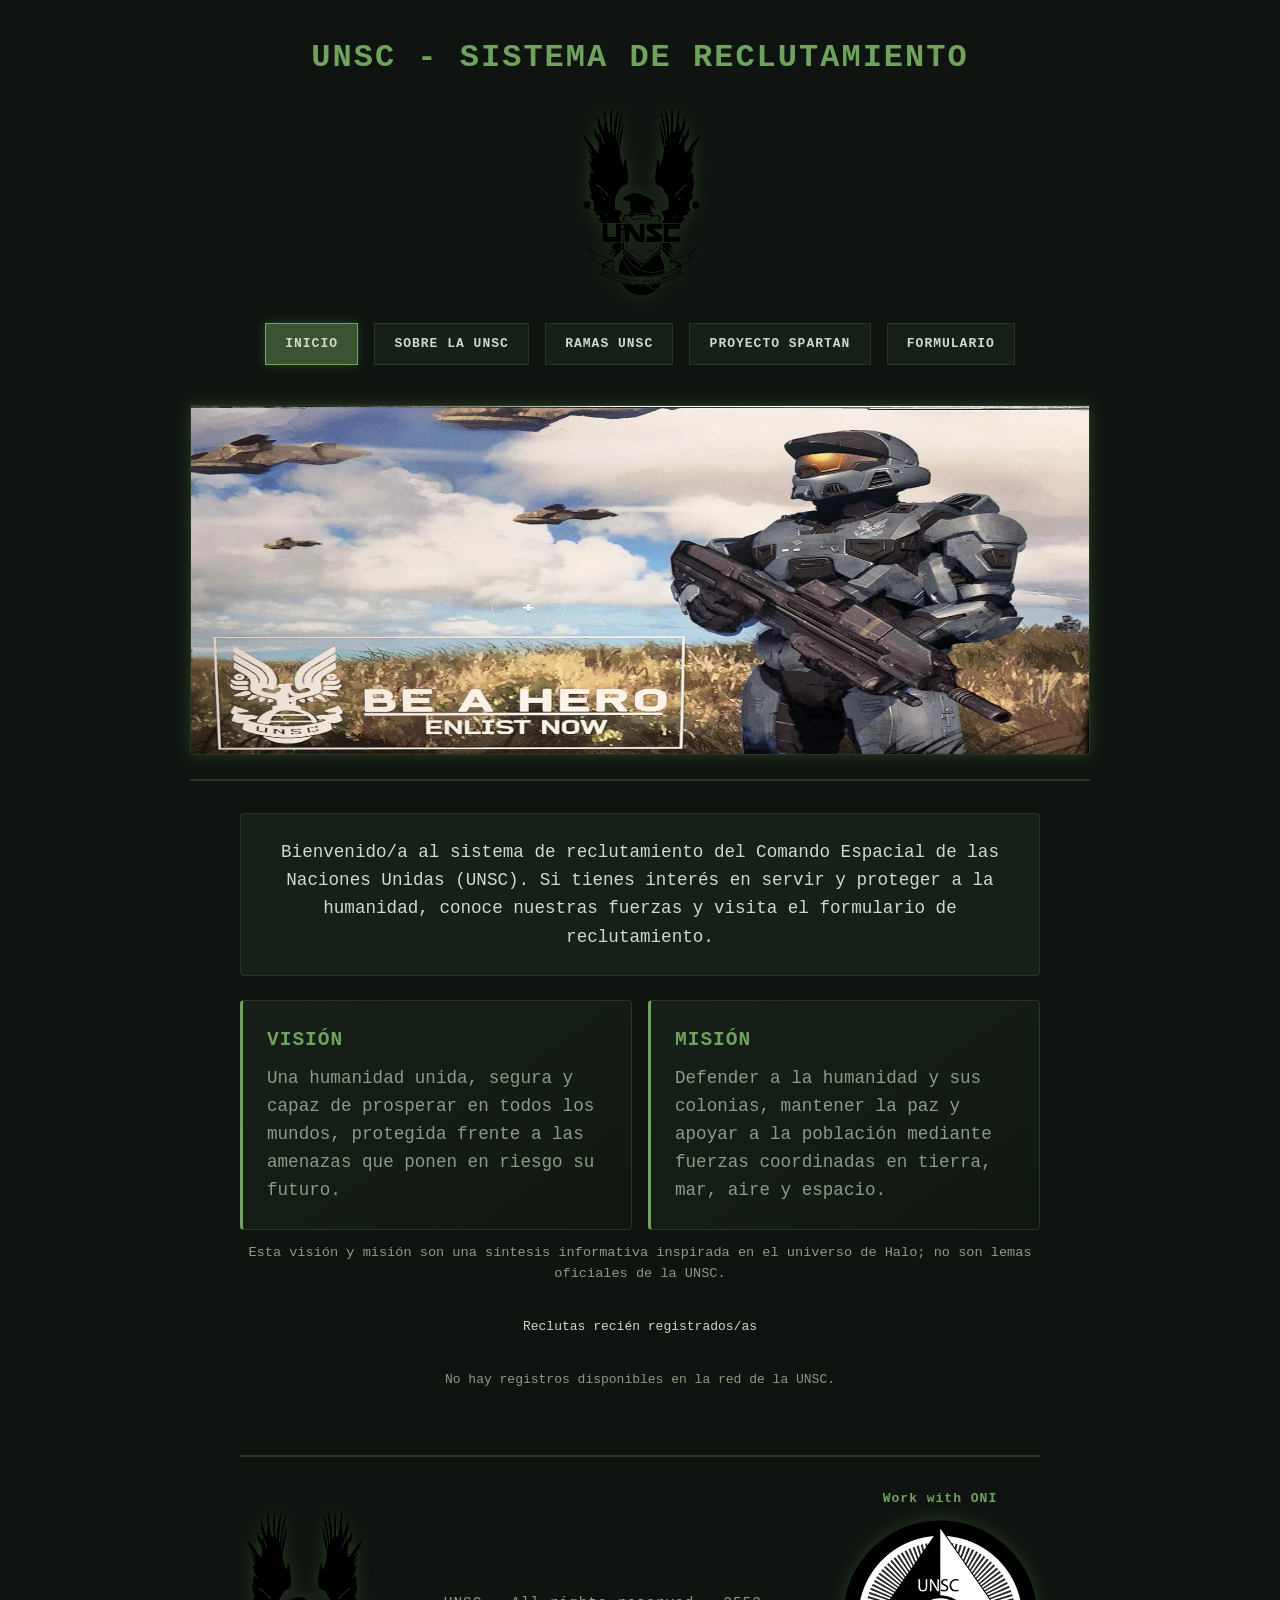
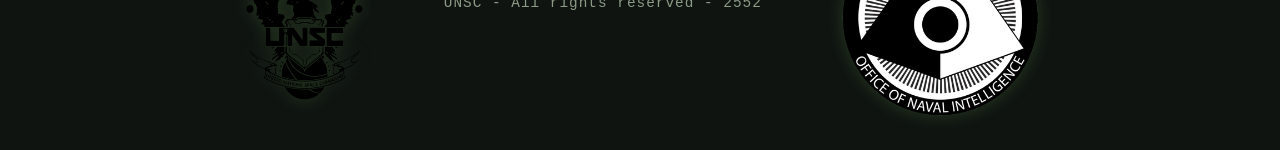
<file: index.html>
<!DOCTYPE html>
<html lang="es">

<head>
    <meta charset="UTF-8">
    <meta name="viewport" content="width=device-width, initial-scale=1.0">
    <link rel="stylesheet" href="./style.css">
    <link rel="stylesheet" href="./inicio.css">
    <title>UNSC | Inicio</title>
</head>

<body>
    <header>
        <div id="recruit_head1">
            <h1>UNSC - Sistema de Reclutamiento</h1>
            <img alt="UNSC_Logo" title="UNSC Logo" src="./UNSC_Logo.png">
        </div>
        <nav>
            <a href="./index.html" aria-current="page">Inicio</a>
            <a href="./sobre-unsc.html">Sobre la UNSC</a>
            <a href="./ramas-unsc.html">Ramas UNSC</a>
            <a href="./proyecto-spartan.html">Proyecto Spartan</a>
            <a href="http://localhost:8080/">Formulario</a>
        </nav>
        <img alt="UNSC recruitment image" title="Enlist now!" src="./heroImg.jpg">
    </header>
    <section class="unsc_content">
        <article class="unsc_content home-intro">
            <p>Bienvenido/a al sistema de reclutamiento del Comando Espacial de las Naciones Unidas (UNSC). Si tienes
                interés en servir y proteger a la humanidad, conoce nuestras fuerzas y visita el formulario de reclutamiento.</p>
        </article>
        <section class="mission-vision" aria-label="Visión y misión de la UNSC">
            <article class="mission-card">
                <h2>Visión</h2>
                <p>Una humanidad unida, segura y capaz de prosperar en todos los mundos, protegida frente a las amenazas que ponen en riesgo su futuro.</p>
            </article>
            <article class="mission-card">
                <h2>Misión</h2>
                <p>Defender a la humanidad y sus colonias, mantener la paz y apoyar a la población mediante fuerzas coordinadas en tierra, mar, aire y espacio.</p>
            </article>
        </section>
        <p class="lore-note">Esta visión y misión son una síntesis informativa inspirada en el universo de Halo; no son lemas oficiales de la UNSC.</p>
        <div id="recent">
            <p>Reclutas recién registrados/as</p>
        </div>
        <div id="api-cards-container"></div>
        <section class="unsc_content">
           </section>
        </section>
    </section>
    <footer>
        <section>
            <img alt="UNSC recruitment image" title="Enlist now!" src="./UNSC_Logo.png">
        </section>
        <section>
            <p>UNSC - All rights reserved - 2552</p>
        </section>
        <section>
            <a href="#">Work with ONI</a>
            <img alt="UNSC recruitment image" title="Enlist now!" src="./ONI.png">
        </section>
    </footer>

    <template id="recruitment-submit-template">
        <button class="recruitment-submit" type="submit">Enviar</button>
    </template>

    <template id="recruitment-result-template">
        <div id="recruitment-result" class="recruitment-result" hidden>
            <section data-result="approved" hidden>
                <h2>¡ESTADO: APTO PARA SERVIR!</h2>
                <p>
                    Recluta <strong data-candidate-name></strong>
                    (<span data-candidate-id></span>), seleccionado para:
                    <em data-branch></em>.
                </p>
                <p>Usted cumple con los estándares físicos y de edad requeridos por el Mando Espacial.</p>
                <p><strong>Debe presentarse en la oficina de reclutamiento de la UNSC más cercana que tenga para seguir el proceso.</strong></p>
            </section>
            <section data-result="rejected" hidden>
                <h2>ESTADO: NO APTO EN ESTE MOMENTO</h2>
                <p>
                    Recluta <strong data-candidate-name></strong>, su solicitud para la
                    <em data-branch></em> no ha sido aprobada por los siguientes motivos:
                </p>
                <ul class="recruitment-reasons" data-reasons></ul>
                <p><strong>Agradecemos sinceramente su interés en servir y proteger a la humanidad. ¡Manténgase firme, Soldado!</strong></p>
            </section>
            <p data-result="invalid" hidden>
                ADVERTENCIA DE LA UNSC: Por favor, complete todos los campos correctamente con valores numéricos válidos.
            </p>
        </div>
    </template>

    <template id="recruitment-reason-template">
        <li data-reason></li>
    </template>

    <template id="api-cards-empty-template">
        <p class="api-cards-empty">No hay registros disponibles en la red de la UNSC.</p>
    </template>

    <template id="api-card-template">
        <article class="api-card">
            <div class="api-card_photo">
                <img class="api-card_image" data-card-field="photo" alt="" hidden>
                <p class="api-card_photo-placeholder" data-card-field="photo-placeholder" hidden>
                    Foto no disponible
                </p>
            </div>
            <h3 class="api-card_title" data-card-field="name"></h3>
            <p class="api-card_field"><strong>ID de Registro:</strong> <span data-card-field="id"></span></p>
            <p class="api-card_field"><strong>Apellido:</strong> <span data-card-field="surname"></span></p>
            <p class="api-card_field"><strong>Edad:</strong> <span data-card-field="age"></span></p>
            <p class="api-card_field"><strong>Peso:</strong> <span data-card-field="weight"></span></p>
            <p class="api-card_field"><strong>Altura:</strong> <span data-card-field="height"></span></p>
            <p class="api-card_date" data-card-field="created-at-container" hidden>
                <strong>Fecha de Alta:</strong> <span data-card-field="created-at"></span>
            </p>
        </article>
    </template>

    <script src="manipular.js"></script>
</body>

</html>
</file>
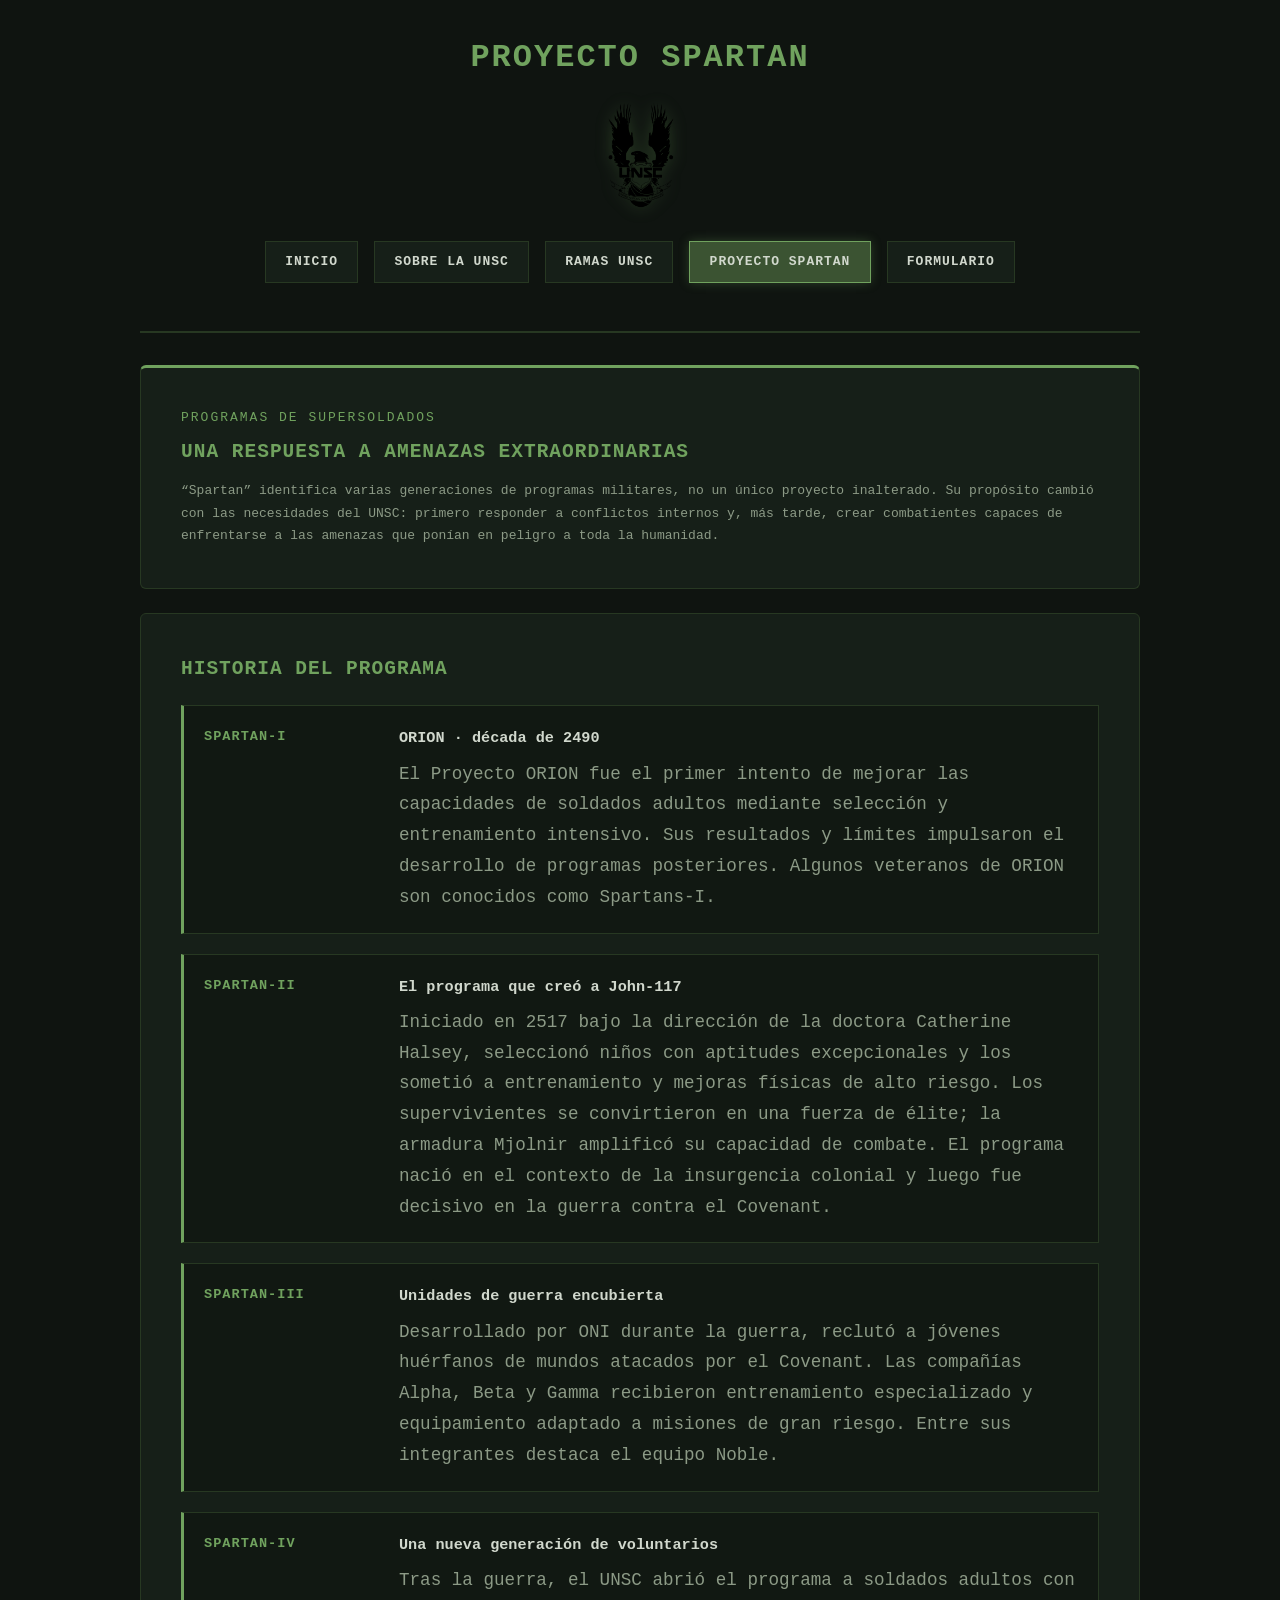
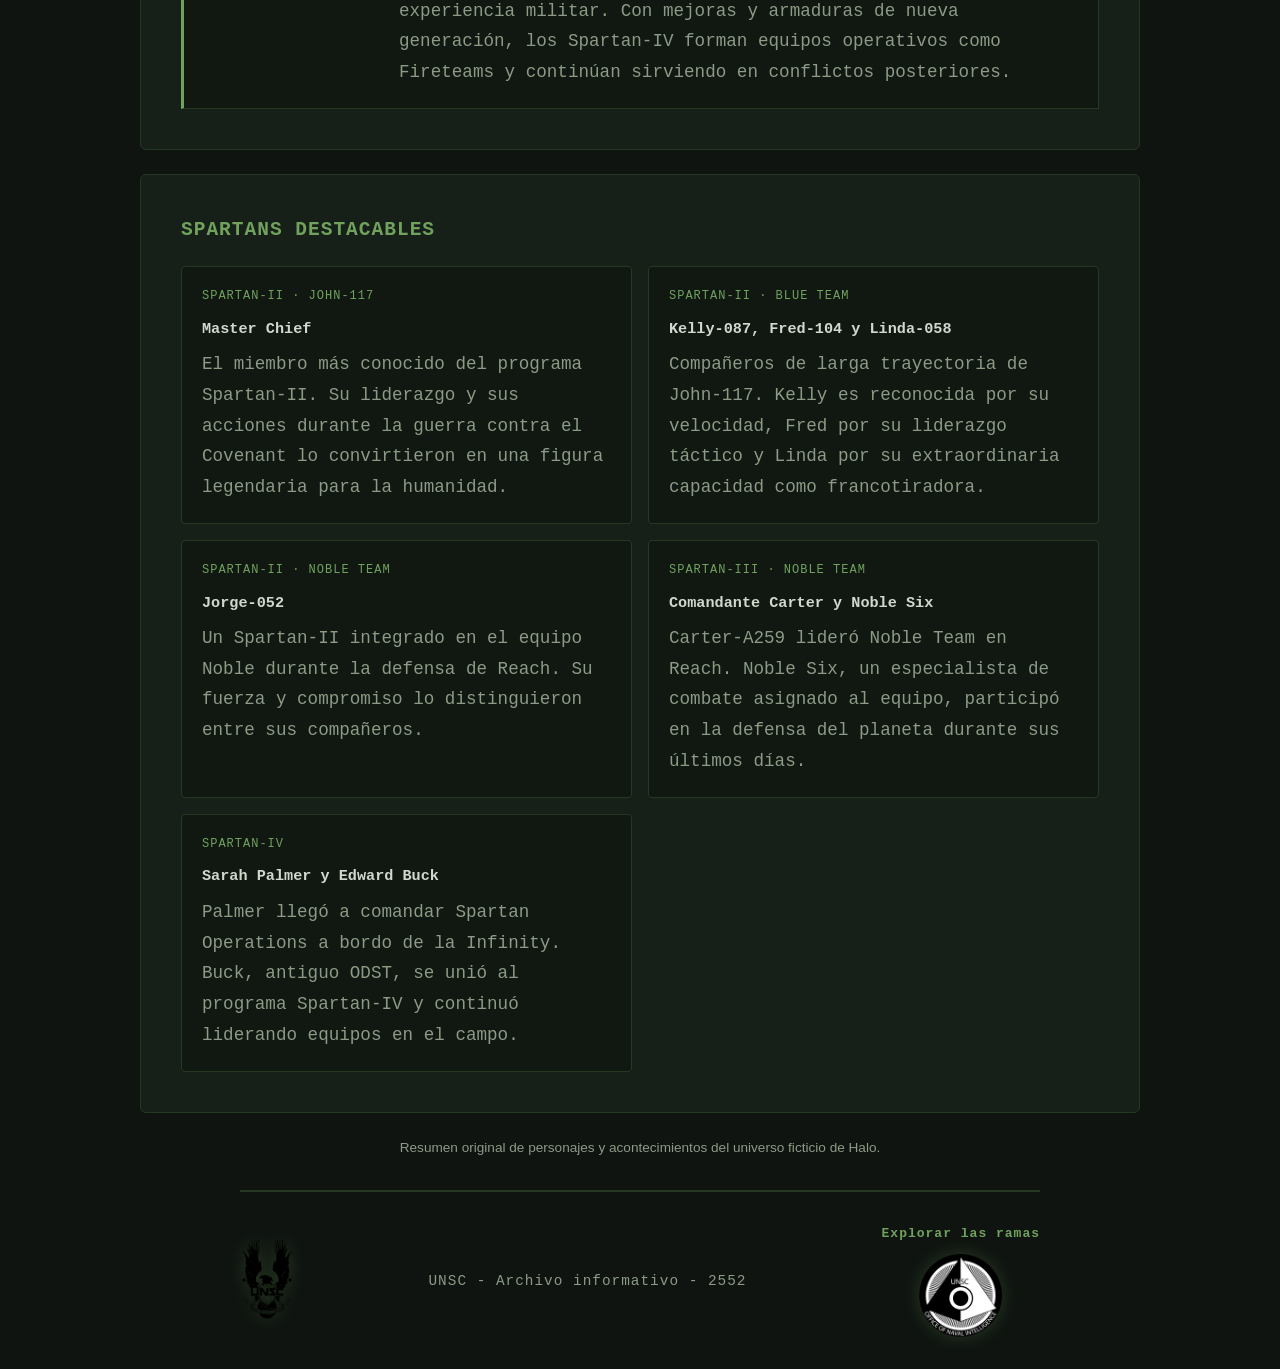
<file: proyecto-spartan.html>
<!DOCTYPE html>
<html lang="es">

<head>
    <meta charset="UTF-8">
    <meta name="viewport" content="width=device-width, initial-scale=1.0">
    <link rel="stylesheet" href="./style.css">
    <link rel="stylesheet" href="./proyecto-spartan.css">
    <title>UNSC | Proyecto Spartan</title>
</head>

<body>
    <header class="site-header">
        <div id="recruit_head1">
            <h1>Proyecto Spartan</h1>
            <a href="./index.html" aria-label="Volver al inicio">
                <img class="site-logo" alt="Emblema de la UNSC" title="UNSC" src="./UNSC_Logo.png">
            </a>
        </div>
        <nav aria-label="Navegación principal">
            <a href="./index.html">Inicio</a>
            <a href="./sobre-unsc.html">Sobre la UNSC</a>
            <a href="./ramas-unsc.html">Ramas UNSC</a>
            <a href="./proyecto-spartan.html" aria-current="page">Proyecto Spartan</a>
            <a href="http://localhost:8080/">Formulario</a>
        </nav>
    </header>

    <main class="info-page">
        <section class="page-lead">
            <p class="eyebrow">Programas de supersoldados</p>
            <h2>Una respuesta a amenazas extraordinarias</h2>
            <p>“Spartan” identifica varias generaciones de programas militares, no un único proyecto inalterado. Su propósito cambió con las necesidades del UNSC: primero responder a conflictos internos y, más tarde, crear combatientes capaces de enfrentarse a las amenazas que ponían en peligro a toda la humanidad.</p>
        </section>

        <section class="program-history" aria-labelledby="program-history-title">
            <h2 id="program-history-title">Historia del programa</h2>
            <div class="program-list">
                <article class="program-entry">
                    <span class="program-tag">SPARTAN-I</span>
                    <div>
                        <h3>ORION · década de 2490</h3>
                        <p>El Proyecto ORION fue el primer intento de mejorar las capacidades de soldados adultos mediante selección y entrenamiento intensivo. Sus resultados y límites impulsaron el desarrollo de programas posteriores. Algunos veteranos de ORION son conocidos como Spartans-I.</p>
                    </div>
                </article>
                <article class="program-entry">
                    <span class="program-tag">SPARTAN-II</span>
                    <div>
                        <h3>El programa que creó a John-117</h3>
                        <p>Iniciado en 2517 bajo la dirección de la doctora Catherine Halsey, seleccionó niños con aptitudes excepcionales y los sometió a entrenamiento y mejoras físicas de alto riesgo. Los supervivientes se convirtieron en una fuerza de élite; la armadura Mjolnir amplificó su capacidad de combate. El programa nació en el contexto de la insurgencia colonial y luego fue decisivo en la guerra contra el Covenant.</p>
                    </div>
                </article>
                <article class="program-entry">
                    <span class="program-tag">SPARTAN-III</span>
                    <div>
                        <h3>Unidades de guerra encubierta</h3>
                        <p>Desarrollado por ONI durante la guerra, reclutó a jóvenes huérfanos de mundos atacados por el Covenant. Las compañías Alpha, Beta y Gamma recibieron entrenamiento especializado y equipamiento adaptado a misiones de gran riesgo. Entre sus integrantes destaca el equipo Noble.</p>
                    </div>
                </article>
                <article class="program-entry">
                    <span class="program-tag">SPARTAN-IV</span>
                    <div>
                        <h3>Una nueva generación de voluntarios</h3>
                        <p>Tras la guerra, el UNSC abrió el programa a soldados adultos con experiencia militar. Con mejoras y armaduras de nueva generación, los Spartan-IV forman equipos operativos como Fireteams y continúan sirviendo en conflictos posteriores.</p>
                    </div>
                </article>
            </div>
        </section>

        <section class="notable-section" aria-labelledby="notable-title">
            <h2 id="notable-title">Spartans destacables</h2>
            <div class="spartan-grid">
                <article class="spartan-card">
                    <span class="spartan-class">SPARTAN-II · JOHN-117</span>
                    <h3>Master Chief</h3>
                    <p>El miembro más conocido del programa Spartan-II. Su liderazgo y sus acciones durante la guerra contra el Covenant lo convirtieron en una figura legendaria para la humanidad.</p>
                </article>
                <article class="spartan-card">
                    <span class="spartan-class">SPARTAN-II · BLUE TEAM</span>
                    <h3>Kelly-087, Fred-104 y Linda-058</h3>
                    <p>Compañeros de larga trayectoria de John-117. Kelly es reconocida por su velocidad, Fred por su liderazgo táctico y Linda por su extraordinaria capacidad como francotiradora.</p>
                </article>
                <article class="spartan-card">
                    <span class="spartan-class">SPARTAN-II · NOBLE TEAM</span>
                    <h3>Jorge-052</h3>
                    <p>Un Spartan-II integrado en el equipo Noble durante la defensa de Reach. Su fuerza y compromiso lo distinguieron entre sus compañeros.</p>
                </article>
                <article class="spartan-card">
                    <span class="spartan-class">SPARTAN-III · NOBLE TEAM</span>
                    <h3>Comandante Carter y Noble Six</h3>
                    <p>Carter-A259 lideró Noble Team en Reach. Noble Six, un especialista de combate asignado al equipo, participó en la defensa del planeta durante sus últimos días.</p>
                </article>
                <article class="spartan-card">
                    <span class="spartan-class">SPARTAN-IV</span>
                    <h3>Sarah Palmer y Edward Buck</h3>
                    <p>Palmer llegó a comandar Spartan Operations a bordo de la Infinity. Buck, antiguo ODST, se unió al programa Spartan-IV y continuó liderando equipos en el campo.</p>
                </article>
            </div>
        </section>
        <aside class="lore-note">Resumen original de personajes y acontecimientos del universo ficticio de Halo.</aside>
    </main>

    <footer>
        <section><a href="./index.html"><img alt="Emblema de la UNSC" title="UNSC" src="./UNSC_Logo.png"></a></section>
        <section><p>UNSC - Archivo informativo - 2552</p></section>
        <section><a href="./ramas-unsc.html">Explorar las ramas</a><img alt="Insignia de ONI" title="ONI" src="./ONI.png"></section>
    </footer>
</body>

</html>
</file>
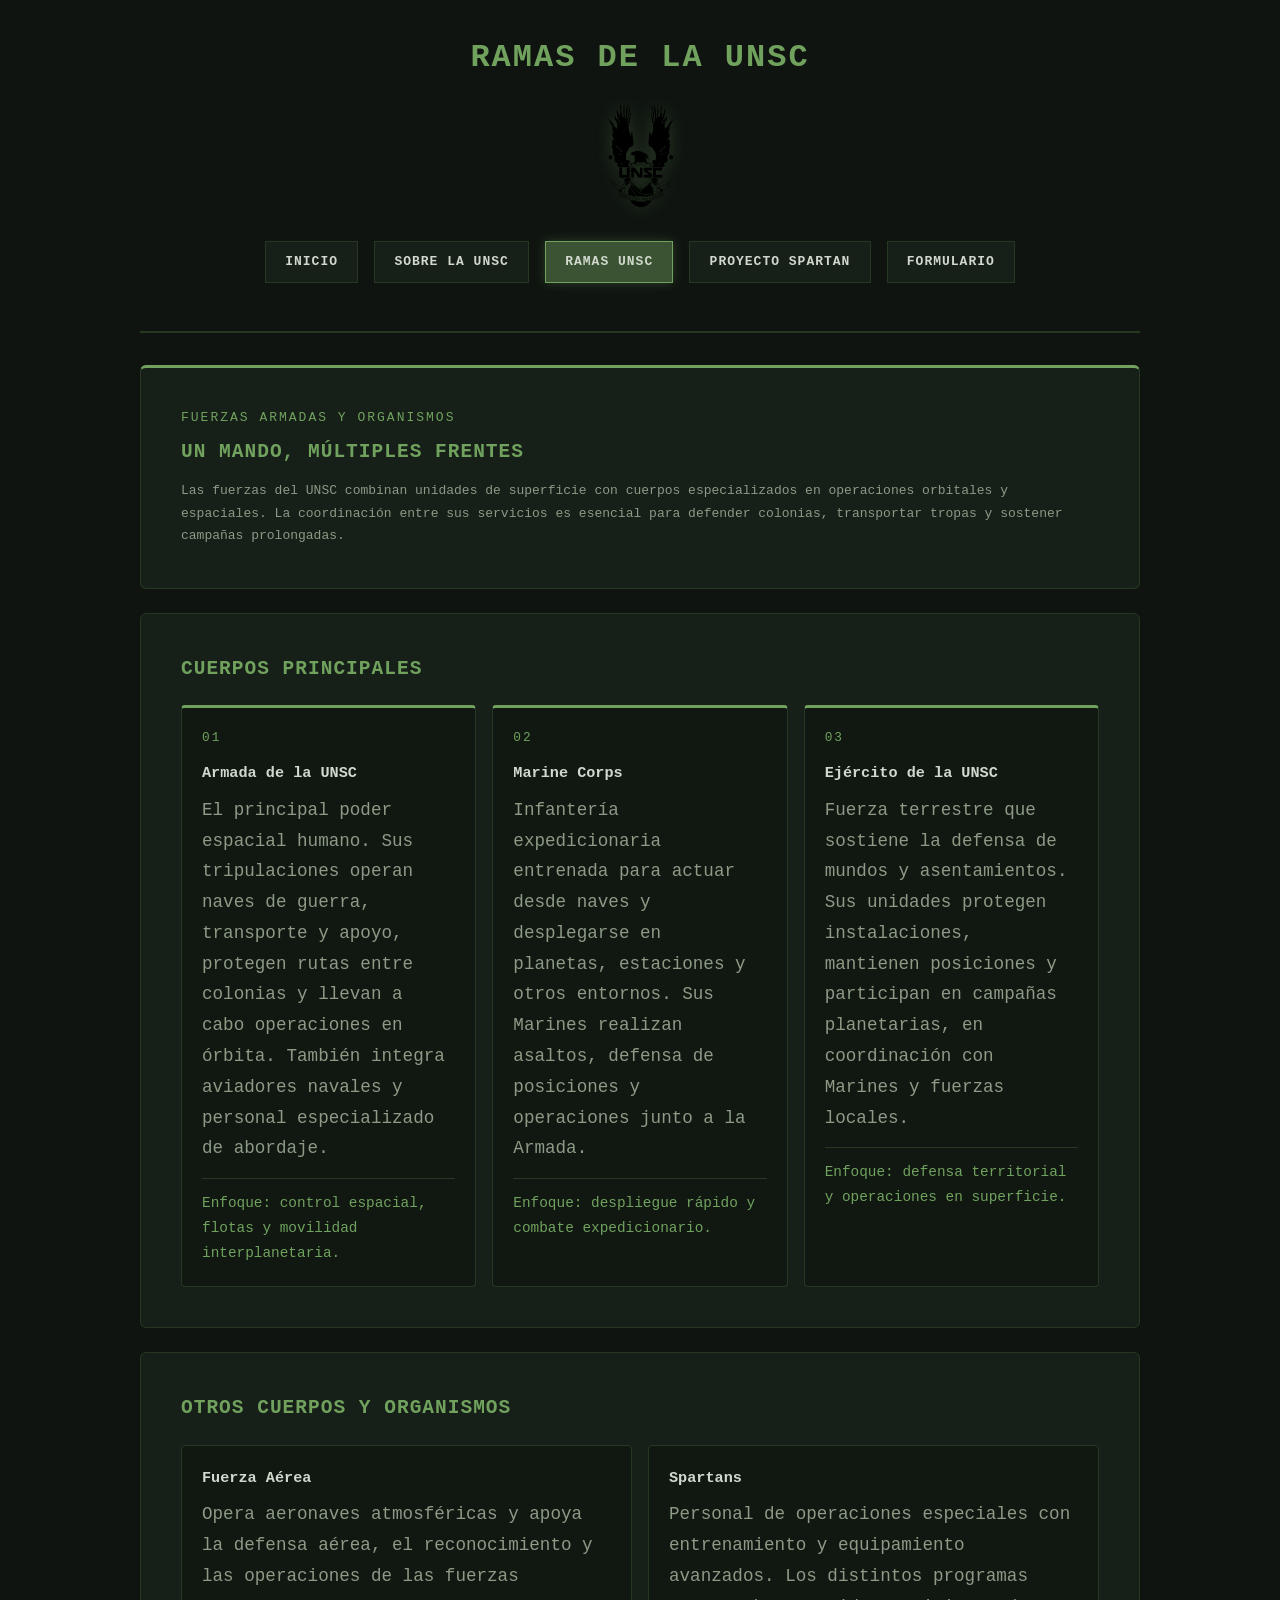
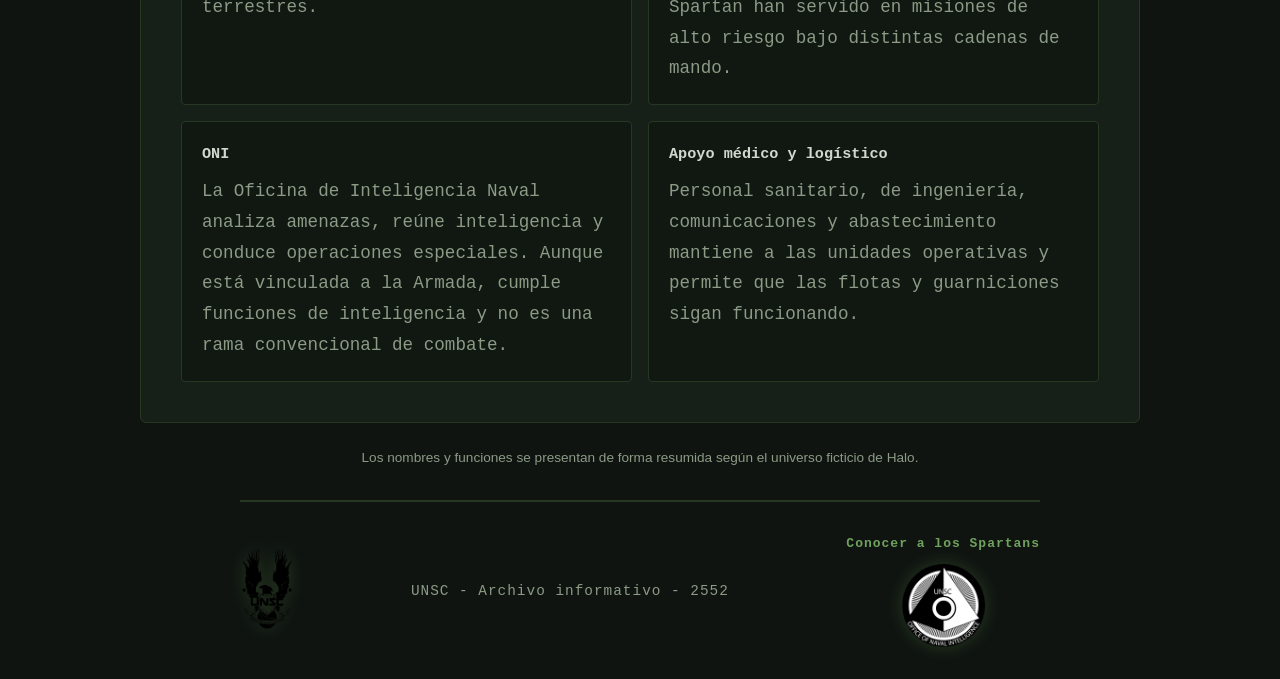
<file: ramas-unsc.html>
<!DOCTYPE html>
<html lang="es">

<head>
    <meta charset="UTF-8">
    <meta name="viewport" content="width=device-width, initial-scale=1.0">
    <link rel="stylesheet" href="./style.css">
    <link rel="stylesheet" href="./ramas-unsc.css">
    <title>UNSC | Ramas y cuerpos</title>
</head>

<body>
    <header class="site-header">
        <div id="recruit_head1">
            <h1>Ramas de la UNSC</h1>
            <a href="./index.html" aria-label="Volver al inicio">
                <img class="site-logo" alt="Emblema de la UNSC" title="UNSC" src="./UNSC_Logo.png">
            </a>
        </div>
        <nav aria-label="Navegación principal">
            <a href="./index.html">Inicio</a>
            <a href="./sobre-unsc.html">Sobre la UNSC</a>
            <a href="./ramas-unsc.html" aria-current="page">Ramas UNSC</a>
            <a href="./proyecto-spartan.html">Proyecto Spartan</a>
            <a href="http://localhost:8080/">Formulario</a>
        </nav>
    </header>

    <main class="info-page">
        <section class="page-lead">
            <p class="eyebrow">Fuerzas armadas y organismos</p>
            <h2>Un mando, múltiples frentes</h2>
            <p>Las fuerzas del UNSC combinan unidades de superficie con cuerpos especializados en operaciones orbitales y espaciales. La coordinación entre sus servicios es esencial para defender colonias, transportar tropas y sostener campañas prolongadas.</p>
        </section>

        <section class="branch-group" aria-labelledby="principal-title">
            <h2 id="principal-title">Cuerpos principales</h2>
            <div class="branch-grid">
                <article class="branch-card branch-card--featured">
                    <span class="branch-number">01</span>
                    <h3>Armada de la UNSC</h3>
                    <p>El principal poder espacial humano. Sus tripulaciones operan naves de guerra, transporte y apoyo, protegen rutas entre colonias y llevan a cabo operaciones en órbita. También integra aviadores navales y personal especializado de abordaje.</p>
                    <p class="branch-role">Enfoque: control espacial, flotas y movilidad interplanetaria.</p>
                </article>
                <article class="branch-card branch-card--featured">
                    <span class="branch-number">02</span>
                    <h3>Marine Corps</h3>
                    <p>Infantería expedicionaria entrenada para actuar desde naves y desplegarse en planetas, estaciones y otros entornos. Sus Marines realizan asaltos, defensa de posiciones y operaciones junto a la Armada.</p>
                    <p class="branch-role">Enfoque: despliegue rápido y combate expedicionario.</p>
                </article>
                <article class="branch-card branch-card--featured">
                    <span class="branch-number">03</span>
                    <h3>Ejército de la UNSC</h3>
                    <p>Fuerza terrestre que sostiene la defensa de mundos y asentamientos. Sus unidades protegen instalaciones, mantienen posiciones y participan en campañas planetarias, en coordinación con Marines y fuerzas locales.</p>
                    <p class="branch-role">Enfoque: defensa territorial y operaciones en superficie.</p>
                </article>
            </div>
        </section>

        <section class="branch-group" aria-labelledby="apoyo-title">
            <h2 id="apoyo-title">Otros cuerpos y organismos</h2>
            <div class="branch-grid branch-grid--secondary">
                <article class="branch-card">
                    <h3>Fuerza Aérea</h3>
                    <p>Opera aeronaves atmosféricas y apoya la defensa aérea, el reconocimiento y las operaciones de las fuerzas terrestres.</p>
                </article>
                <article class="branch-card">
                    <h3>Spartans</h3>
                    <p>Personal de operaciones especiales con entrenamiento y equipamiento avanzados. Los distintos programas Spartan han servido en misiones de alto riesgo bajo distintas cadenas de mando.</p>
                </article>
                <article class="branch-card">
                    <h3>ONI</h3>
                    <p>La Oficina de Inteligencia Naval analiza amenazas, reúne inteligencia y conduce operaciones especiales. Aunque está vinculada a la Armada, cumple funciones de inteligencia y no es una rama convencional de combate.</p>
                </article>
                <article class="branch-card">
                    <h3>Apoyo médico y logístico</h3>
                    <p>Personal sanitario, de ingeniería, comunicaciones y abastecimiento mantiene a las unidades operativas y permite que las flotas y guarniciones sigan funcionando.</p>
                </article>
            </div>
        </section>
        <aside class="lore-note">Los nombres y funciones se presentan de forma resumida según el universo ficticio de Halo.</aside>
    </main>

    <footer>
        <section><a href="./index.html"><img alt="Emblema de la UNSC" title="UNSC" src="./UNSC_Logo.png"></a></section>
        <section><p>UNSC - Archivo informativo - 2552</p></section>
        <section><a href="./proyecto-spartan.html">Conocer a los Spartans</a><img alt="Insignia de ONI" title="ONI" src="./ONI.png"></section>
    </footer>
</body>

</html>
</file>
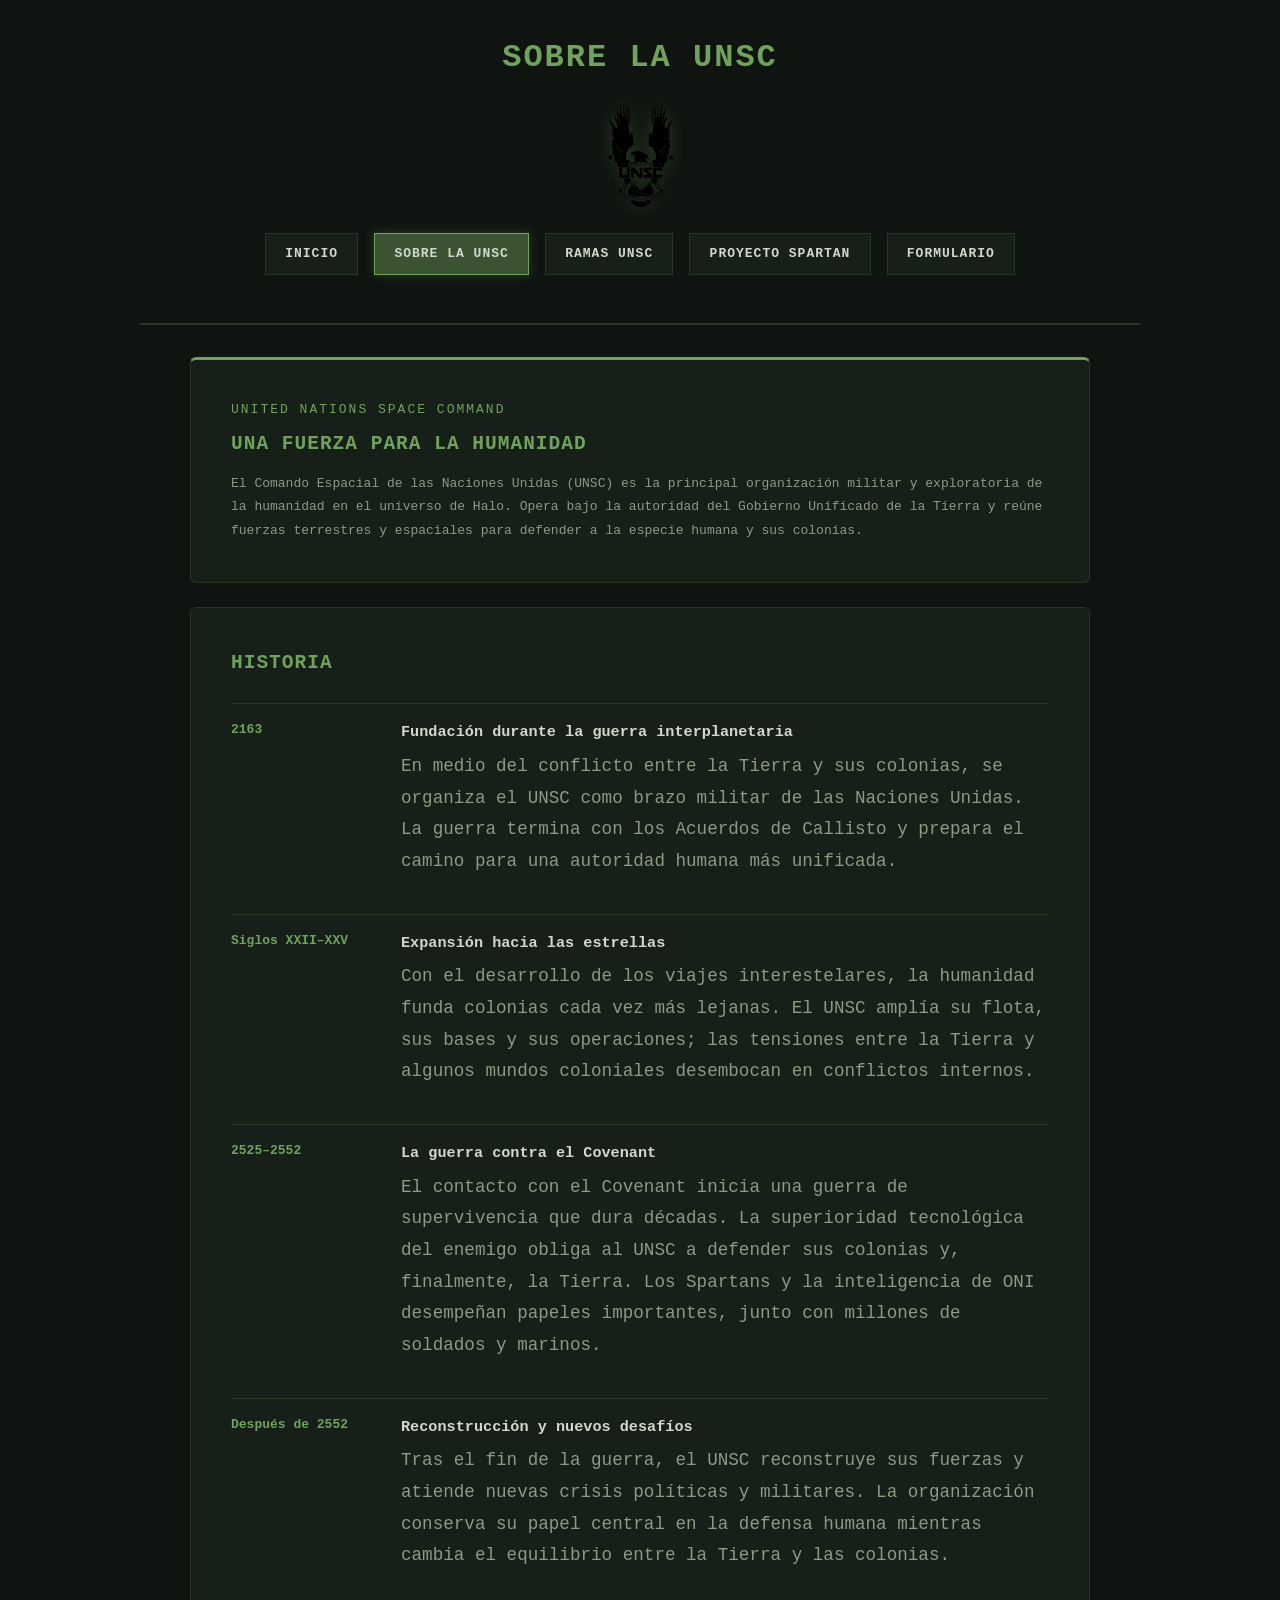
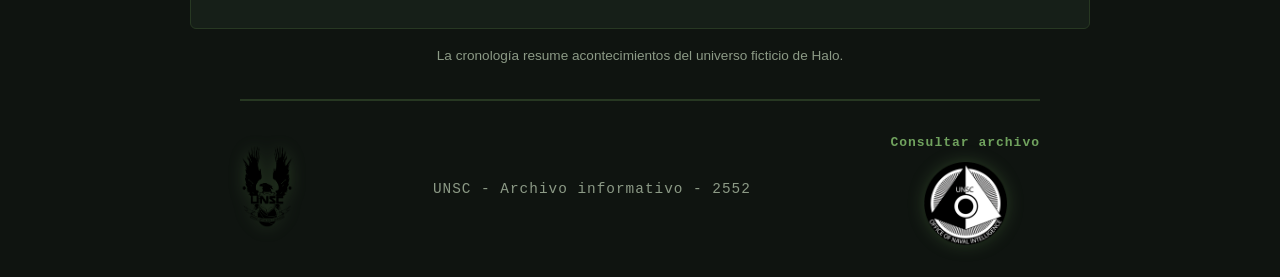
<file: sobre-unsc.html>
<!DOCTYPE html>
<html lang="es">

<head>
    <meta charset="UTF-8">
    <meta name="viewport" content="width=device-width, initial-scale=1.0">
    <link rel="stylesheet" href="./style.css">
    <link rel="stylesheet" href="./sobre-unsc.css">
    <title>UNSC | Sobre la UNSC</title>
</head>

<body>
    <header class="site-header">
        <div id="recruit_head1">
            <h1>Sobre la UNSC</h1>
            <a href="./index.html" aria-label="Volver al inicio">
                <img class="site-logo" alt="Emblema de la UNSC" title="UNSC" src="./UNSC_Logo.png">
            </a>
        </div>
        <nav aria-label="Navegación principal">
            <a href="./index.html">Inicio</a>
            <a href="./sobre-unsc.html" aria-current="page">Sobre la UNSC</a>
            <a href="./ramas-unsc.html">Ramas UNSC</a>
            <a href="./proyecto-spartan.html">Proyecto Spartan</a>
            <a href="http://localhost:8080/">Formulario</a>
        </nav>
    </header>

    <main class="info-page">
        <section class="page-lead">
            <p class="eyebrow">United Nations Space Command</p>
            <h2>Una fuerza para la humanidad</h2>
            <p>El Comando Espacial de las Naciones Unidas (UNSC) es la principal organización militar y exploratoria de la humanidad en el universo de Halo. Opera bajo la autoridad del Gobierno Unificado de la Tierra y reúne fuerzas terrestres y espaciales para defender a la especie humana y sus colonias.</p>
        </section>

        <section class="history-section" aria-labelledby="history-title">
            <h2 id="history-title">Historia</h2>
            <div class="timeline">
                <article class="timeline-entry">
                    <span class="timeline-date">2163</span>
                    <div>
                        <h3>Fundación durante la guerra interplanetaria</h3>
                        <p>En medio del conflicto entre la Tierra y sus colonias, se organiza el UNSC como brazo militar de las Naciones Unidas. La guerra termina con los Acuerdos de Callisto y prepara el camino para una autoridad humana más unificada.</p>
                    </div>
                </article>
                <article class="timeline-entry">
                    <span class="timeline-date">Siglos XXII–XXV</span>
                    <div>
                        <h3>Expansión hacia las estrellas</h3>
                        <p>Con el desarrollo de los viajes interestelares, la humanidad funda colonias cada vez más lejanas. El UNSC amplía su flota, sus bases y sus operaciones; las tensiones entre la Tierra y algunos mundos coloniales desembocan en conflictos internos.</p>
                    </div>
                </article>
                <article class="timeline-entry">
                    <span class="timeline-date">2525–2552</span>
                    <div>
                        <h3>La guerra contra el Covenant</h3>
                        <p>El contacto con el Covenant inicia una guerra de supervivencia que dura décadas. La superioridad tecnológica del enemigo obliga al UNSC a defender sus colonias y, finalmente, la Tierra. Los Spartans y la inteligencia de ONI desempeñan papeles importantes, junto con millones de soldados y marinos.</p>
                    </div>
                </article>
                <article class="timeline-entry">
                    <span class="timeline-date">Después de 2552</span>
                    <div>
                        <h3>Reconstrucción y nuevos desafíos</h3>
                        <p>Tras el fin de la guerra, el UNSC reconstruye sus fuerzas y atiende nuevas crisis políticas y militares. La organización conserva su papel central en la defensa humana mientras cambia el equilibrio entre la Tierra y las colonias.</p>
                    </div>
                </article>
            </div>
        </section>

        <aside class="lore-note">La cronología resume acontecimientos del universo ficticio de Halo.</aside>
    </main>

    <footer>
        <section><a href="./index.html"><img alt="Emblema de la UNSC" title="UNSC" src="./UNSC_Logo.png"></a></section>
        <section><p>UNSC - Archivo informativo - 2552</p></section>
        <section><a href="#history-title">Consultar archivo</a><img alt="Insignia de ONI" title="ONI" src="./ONI.png"></section>
    </footer>
</body>

</html>
</file>
<file: style.css>
* {
    margin: 0;
    padding: 0;
    box-sizing: border-box;
}

p,
a,
h1,
h2,
h3,
h4,
h5,
h6,
button,
label,
input {
    text-decoration: none;
    font-family: monospace;
}

:root {
    --bg-dark: #0f1410;
    --bg-card: #161f18;
    --accent-green: #3b5332;
    --accent-glow: #4e733f;
    --text-main: #d1d8cd;
    --text-muted: #8c9a86;
    --border-color: #273822;
    --highlight: #70a25e;
}

body {
    background-color: var(--bg-dark);
    color: var(--text-main);
    font-family: 'Segoe UI', Tahoma, Geneva, Verdana, sans-serif;
    display: flex;
    flex-direction: column;
    align-items: center;
    justify-content: center;
    padding: 2rem 1rem;
    line-height: 1.6;
}

header {
    display: flex;
    flex-direction: column;
    align-items: center;
    text-align: center;
    width: 100%;
    max-width: 900px;
    margin-bottom: 2rem;
    border-bottom: 2px solid var(--border-color);
    padding-bottom: 1.5rem;
}

#recruit_head1 {
    display: flex;
    flex-direction: column;
    align-items: center;
    gap: 1rem;
    margin-bottom: 1.5rem;
}

h1 {
    font-size: 2rem;
    letter-spacing: 2px;
    color: var(--highlight);
    text-transform: uppercase;
}

header img,
footer img {
    max-height: 200px;
    width: auto;
    object-fit: contain;
    filter: drop-shadow(0 0 8px rgba(78, 115, 63, 0.4));
}

nav {
    display: flex;
    gap: 1rem;
    flex-wrap: wrap;
    justify-content: center;
    margin-bottom: 1.5rem;
}

.unsc_content button,
nav a {
    display: inline-block;
    background-color: var(--bg-card);
    color: var(--text-main);
    border: 1px solid var(--border-color);
    padding: 0.6rem 1.2rem;
    cursor: pointer;
    font-weight: 600;
    font-family: monospace;
    text-transform: uppercase;
    letter-spacing: 1px;
    transition: all 0.3s ease;
}

form button:hover,
nav a:hover,
nav a[aria-current="page"] {
    background-color: var(--accent-green);
    border-color: var(--highlight);
    box-shadow: 0 0 10px rgba(112, 162, 94, 0.3);
}

nav a:focus-visible,
footer a:focus-visible {
    outline: 2px solid var(--highlight);
    outline-offset: 3px;
}

header>img[alt*="UNSC recruitment image"] {
    width: 100%;
    max-height: 350px;
    object-fit: fill;
    border: 1px solid var(--border-color);
    margin-top: 1rem;
}

#api-cards-container {
    width: 100%;
    display: flex;
    flex-direction: column;
    gap: 1rem;
    align-items: center;
}

.recruitment-result {
    width: 100%;
    margin-top: 1.5rem;
    padding: 1.5rem;
    border-radius: 6px;
    text-align: center;
}

.recruitment-result[hidden] {
    display: none;
}

.recruitment-result--approved {
    background-color: #132617;
    border: 1px solid var(--highlight);
    color: var(--text-main);
}

.recruitment-result--rejected {
    background-color: #2a1515;
    border: 1px solid #a33;
    color: #e2b6b6;
}

.recruitment-submit {
    grid-column: 1 / -1;
    padding: 0.9rem;
    color: var(--text-main);
    border: 1px solid var(--highlight);
    cursor: pointer;
    font-weight: bold;
    text-transform: uppercase;
    letter-spacing: 1px;
}

.recruitment-reasons {
    display: inline-block;
    margin-top: 0.5rem;
    color: var(--text-muted);
    text-align: left;
}

.api-cards-empty {
    color: var(--text-muted);
}

.api-card {
    width: 100%;
    max-width: 800px;
    margin-bottom: 1rem;
    padding: 1.5rem;
    background-color: var(--bg-card);
    border: 1px solid var(--border-color);
    border-radius: 6px;
    box-shadow: 0 4px 20px rgba(0, 0, 0, 0.5);
    text-align: left;
}

.api-card_photo {
    margin-bottom: 0.75rem;
}

.api-card_image {
    display: block;
    width: 100%;
    max-width: 220px;
    height: 220px;
    border-radius: 6px;
    object-fit: cover;
}

.api-card_photo-placeholder {
    margin-bottom: 0;
    color: var(--text-muted);
    font-family: monospace;
}

.api-card_title {
    margin-bottom: 0.5rem;
    color: var(--highlight);
    font-family: monospace;
    letter-spacing: 1px;
    text-transform: uppercase;
}

.api-card_field {
    color: var(--text-muted);
    font-family: monospace;
    font-size: 1rem;
}

.api-card_date {
    margin-top: 0.5rem;
    color: var(--text-main);
    font-family: monospace;
    font-size: 0.95rem;
}

.unsc_content {
    display: flex;
    flex-direction: column;
    align-items: center;
    width: 100%;
    max-width: 800px;
    text-align: center;
    margin-bottom: 2rem;
}

#recent{
    display: flex;
    flex-direction: column;
    align-items: center;
    width: 100%;
    max-width: 800px;
    text-align: center;
    margin-bottom: 2rem;
}

article.unsc_content {
    background-color: var(--bg-card);
    border: 1px solid var(--border-color);
    padding: 1.5rem;
    margin-bottom: 1.5rem;
    border-radius: 4px;
}

article p {
    color: var(--text-muted);
    font-size: 1.1rem;
}

form {
    margin-bottom: 50px;
    display: grid;
    grid-template-columns: 1fr 2fr;
    gap: 1.2rem 2rem;
    background-color: var(--bg-card);
    border: 1px solid var(--border-color);
    padding: 2.5rem;
    width: 100%;
    border-radius: 6px;
    text-align: left;
    align-items: center;
    box-shadow: 0 4px 20px rgba(0, 0, 0, 0.5);
}

form label {
    font-weight: 600;
    color: var(--highlight);
    letter-spacing: 1px;
}

form input,
form select {
    width: 100%;
    padding: 0.8rem 1rem;
    background-color: #0b100c;
    border: 1px solid var(--border-color);
    color: var(--text-main);
    font-size: 1rem;
    border-radius: 4px;
    transition: border-color 0.3s ease, box-shadow 0.3s ease;
}

form input:focus,
form select:focus {
    outline: none;
    border-color: var(--highlight);
    box-shadow: 0 0 8px rgba(112, 162, 94, 0.4);
}

footer {
    display: flex;
    flex-direction: row;
    justify-content: space-between;
    align-items: center;
    gap: 1.5rem;
    width: 100%;
    max-width: 800px;
    border-top: 2px solid var(--border-color);
    padding-top: 2rem;
    text-align: center;
}

footer section {
    display: flex;
    flex-direction: column;
    align-items: center;
    gap: 0.5rem;
}

footer a {
    color: var(--highlight);
    text-decoration: none;
    font-weight: bold;
    letter-spacing: 1px;
    transition: color 0.2s;
}

footer a:hover {
    color: #fff;
    text-shadow: 0 0 6px var(--highlight);
}

footer p {
    color: var(--text-muted);
    font-size: 0.9rem;
    letter-spacing: 1px;
}

@media (max-width: 600px) {
    form {
        grid-template-columns: 1fr;
        gap: 0.8rem;
        padding: 1.5rem;
    }
}
</file>
<file: inicio.css>
.home-intro p {
    color: var(--text-main);
}

.mission-vision {
    display: grid;
    grid-template-columns: repeat(2, minmax(0, 1fr));
    gap: 1rem;
    width: 100%;
    max-width: 800px;
    margin-bottom: 0.75rem;
}

.mission-card {
    padding: 1.5rem;
    background: linear-gradient(145deg, var(--bg-card), #111812);
    border: 1px solid var(--border-color);
    border-left: 3px solid var(--highlight);
    border-radius: 4px;
    text-align: left;
}

.mission-card h2 {
    margin-bottom: 0.5rem;
    color: var(--highlight);
    font-family: monospace;
    letter-spacing: 1px;
    text-transform: uppercase;
}

.mission-card p,
.lore-note {
    color: var(--text-muted);
}

.lore-note {
    max-width: 800px;
    margin-bottom: 2rem;
    font-size: 0.85rem;
    text-align: center;
}

@media (max-width: 600px) {
    .mission-vision {
        grid-template-columns: 1fr;
    }
}
</file>
<file: proyecto-spartan.css>
.site-header {
    max-width: 1000px;
}

.site-logo {
    max-height: 110px;
}

.info-page {
    width: 100%;
    max-width: 1000px;
    margin-bottom: 2rem;
}

.page-lead,
.program-history,
.notable-section {
    margin-bottom: 1.5rem;
    padding: clamp(1.25rem, 4vw, 2.5rem);
    background-color: var(--bg-card);
    border: 1px solid var(--border-color);
    border-radius: 6px;
}

.page-lead {
    border-top: 3px solid var(--highlight);
}

.eyebrow,
.program-tag,
.spartan-class {
    color: var(--highlight);
    font-family: monospace;
    letter-spacing: 1px;
    text-transform: uppercase;
}

.eyebrow {
    margin-bottom: 0.5rem;
    letter-spacing: 2px;
}

.info-page h2 {
    margin-bottom: 0.75rem;
    color: var(--highlight);
    font-family: monospace;
    letter-spacing: 1px;
    text-transform: uppercase;
}

.page-lead > p:last-child,
.program-entry p,
.spartan-card p {
    color: var(--text-muted);
    line-height: 1.75;
}

.program-list {
    display: grid;
    gap: 1.25rem;
    margin-top: 1.25rem;
}

.program-entry {
    display: grid;
    grid-template-columns: minmax(135px, 175px) 1fr;
    gap: 1.25rem;
    padding: 1.25rem;
    background-color: #111812;
    border: 1px solid var(--border-color);
    border-left: 3px solid var(--highlight);
}

.program-tag {
    font-size: 0.85rem;
    font-weight: 700;
}

.program-entry h3,
.spartan-card h3 {
    margin-bottom: 0.5rem;
    color: var(--text-main);
}

.spartan-grid {
    display: grid;
    grid-template-columns: repeat(2, minmax(0, 1fr));
    gap: 1rem;
    margin-top: 1.25rem;
}

.spartan-card {
    padding: 1.25rem;
    background-color: #111812;
    border: 1px solid var(--border-color);
    border-radius: 4px;
}

.spartan-class {
    display: block;
    margin-bottom: 0.65rem;
    font-size: 0.75rem;
}

.lore-note {
    color: var(--text-muted);
    font-size: 0.85rem;
    text-align: center;
}

footer img {
    max-height: 85px;
}

@media (max-width: 600px) {
    .program-entry {
        grid-template-columns: 1fr;
        gap: 0.5rem;
    }

    .spartan-grid {
        grid-template-columns: 1fr;
    }
}
</file>
<file: ramas-unsc.css>
.site-header {
    max-width: 1000px;
}

.site-logo {
    max-height: 110px;
}

.info-page {
    width: 100%;
    max-width: 1000px;
    margin-bottom: 2rem;
}

.page-lead,
.branch-group {
    margin-bottom: 1.5rem;
    padding: clamp(1.25rem, 4vw, 2.5rem);
    background-color: var(--bg-card);
    border: 1px solid var(--border-color);
    border-radius: 6px;
}

.page-lead {
    border-top: 3px solid var(--highlight);
}

.eyebrow {
    margin-bottom: 0.5rem;
    color: var(--highlight);
    font-family: monospace;
    letter-spacing: 2px;
    text-transform: uppercase;
}

.info-page h2 {
    margin-bottom: 0.75rem;
    color: var(--highlight);
    font-family: monospace;
    letter-spacing: 1px;
    text-transform: uppercase;
}

.page-lead > p:last-child,
.branch-card p {
    color: var(--text-muted);
    line-height: 1.75;
}

.branch-grid {
    display: grid;
    grid-template-columns: repeat(3, minmax(0, 1fr));
    gap: 1rem;
    margin-top: 1.25rem;
}

.branch-card {
    position: relative;
    padding: 1.25rem;
    background-color: #111812;
    border: 1px solid var(--border-color);
    border-radius: 4px;
}

.branch-card--featured {
    border-top: 3px solid var(--highlight);
}

.branch-number {
    display: block;
    margin-bottom: 0.75rem;
    color: var(--highlight);
    font-family: monospace;
    font-size: 0.8rem;
    letter-spacing: 2px;
}

.branch-card h3 {
    margin-bottom: 0.6rem;
    color: var(--text-main);
    font-family: monospace;
}

.branch-card .branch-role {
    margin-top: 0.85rem;
    padding-top: 0.75rem;
    border-top: 1px solid var(--border-color);
    color: var(--highlight);
    font-size: 0.9rem;
}

.branch-grid--secondary {
    grid-template-columns: repeat(2, minmax(0, 1fr));
}

.lore-note {
    color: var(--text-muted);
    font-size: 0.85rem;
    text-align: center;
}

footer img {
    max-height: 85px;
}

@media (max-width: 750px) {
    .branch-grid {
        grid-template-columns: repeat(2, minmax(0, 1fr));
    }
}

@media (max-width: 520px) {
    .branch-grid,
    .branch-grid--secondary {
        grid-template-columns: 1fr;
    }
}
</file>
<file: sobre-unsc.css>
.site-header {
    max-width: 1000px;
}

.site-header #recruit_head1 {
    margin-bottom: 1rem;
}

.site-logo {
    max-height: 110px;
}

.info-page {
    width: 100%;
    max-width: 900px;
    margin-bottom: 2rem;
}

.page-lead,
.history-section {
    padding: clamp(1.25rem, 4vw, 2.5rem);
    background-color: var(--bg-card);
    border: 1px solid var(--border-color);
    border-radius: 6px;
}

.page-lead {
    margin-bottom: 1.5rem;
    border-top: 3px solid var(--highlight);
}

.eyebrow {
    margin-bottom: 0.5rem;
    color: var(--highlight);
    font-family: monospace;
    letter-spacing: 2px;
    text-transform: uppercase;
}

.info-page h2 {
    margin-bottom: 0.75rem;
    color: var(--highlight);
    font-family: monospace;
    letter-spacing: 1px;
    text-transform: uppercase;
}

.page-lead > p:last-child,
.timeline-entry p {
    color: var(--text-muted);
    line-height: 1.8;
}

.timeline {
    display: grid;
    gap: 1.25rem;
    margin-top: 1.5rem;
}

.timeline-entry {
    display: grid;
    grid-template-columns: minmax(110px, 150px) 1fr;
    gap: 1.25rem;
    padding: 1rem 0;
    border-top: 1px solid var(--border-color);
}

.timeline-date {
    color: var(--highlight);
    font-family: monospace;
    font-weight: 700;
}

.timeline-entry h3 {
    margin-bottom: 0.4rem;
    color: var(--text-main);
}

.lore-note {
    margin-top: 1rem;
    color: var(--text-muted);
    font-size: 0.85rem;
    text-align: center;
}

footer img {
    max-height: 85px;
}

@media (max-width: 600px) {
    .timeline-entry {
        grid-template-columns: 1fr;
        gap: 0.35rem;
    }
}
</file>
